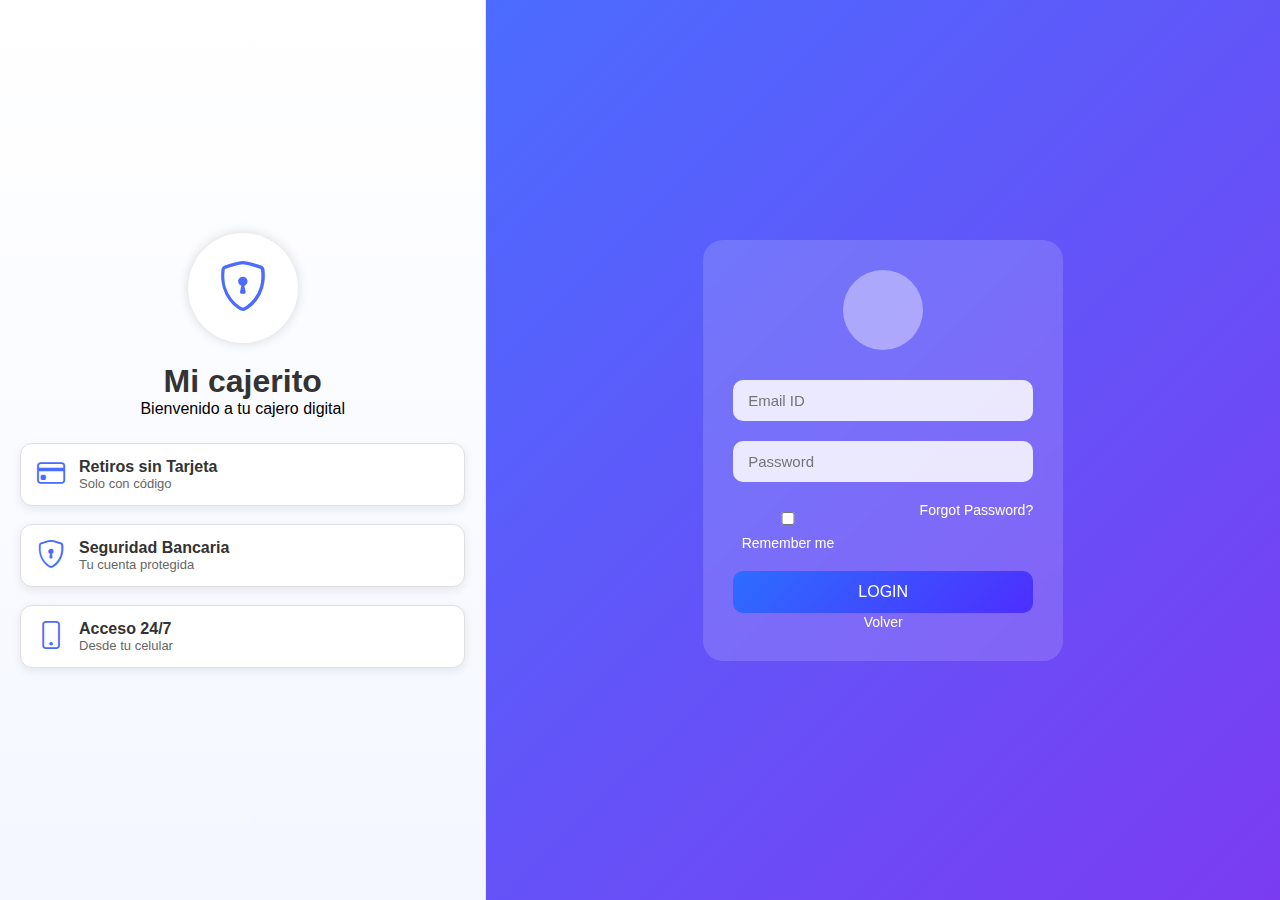
<file: index1.html>
<!DOCTYPE html>
<html lang="es">

<head>
  <meta charset="UTF-8">
  <meta name="viewport" content="width=device-width, initial-scale=1.0">
  <title>Iniciar Sesión - Mi Cajerito</title>
  <link rel="stylesheet" href="https://cdn.jsdelivr.net/npm/bootstrap-icons@1.11.1/font/bootstrap-icons.css">

  <link rel="stylesheet" href="css/logIn.css">
</head>

<body>
  <div class="sidebar">
    <div class="circle">
        <i class="bi bi-shield-lock"></i>
    </div>

    <h2>Mi cajerito</h2>
    <p class="welcome-text">Bienvenido a tu cajero digital</p>

    <div class="sidebar-features">

      <div class="feature-item">
        <i class="bi bi-credit-card"></i>
        <div>
          <h4>Retiros sin Tarjeta</h4>
          <p>Solo con código</p>
        </div>
      </div>

      <div class="feature-item">
        <i class="bi bi-shield-lock"></i>
        <div>
          <h4>Seguridad Bancaria</h4>
          <p>Tu cuenta protegida</p>
        </div>
      </div>

      <div class="feature-item">
        <i class="bi bi-phone"></i>
        <div>
          <h4>Acceso 24/7</h4>
          <p>Desde tu celular</p>
        </div>
      </div>

    </div>
</div>

    <div class="bg-login">
      <div class="container-form">
        <div class="login-box">

          <div class="profile-icon"></div>

         
          <form id="loginForm">
            <input type="email" id="email" placeholder="Email ID" required>
            <input type="password" id="password" placeholder="Password" required>
            
            <div class="form-options">
              <label>
                <input type="checkbox"> Remember me
              </label>
              <a href="#">Forgot Password?</a>
            </div>

            <button type="submit" class="btn-login">LOGIN</button>
          </form>

          <p><a href="index.html">Volver</a></p>

        </div>
      </div>
    </div>
  </div>
  <script src="js/miScript.js"></script>
</body>


</html>
</file>
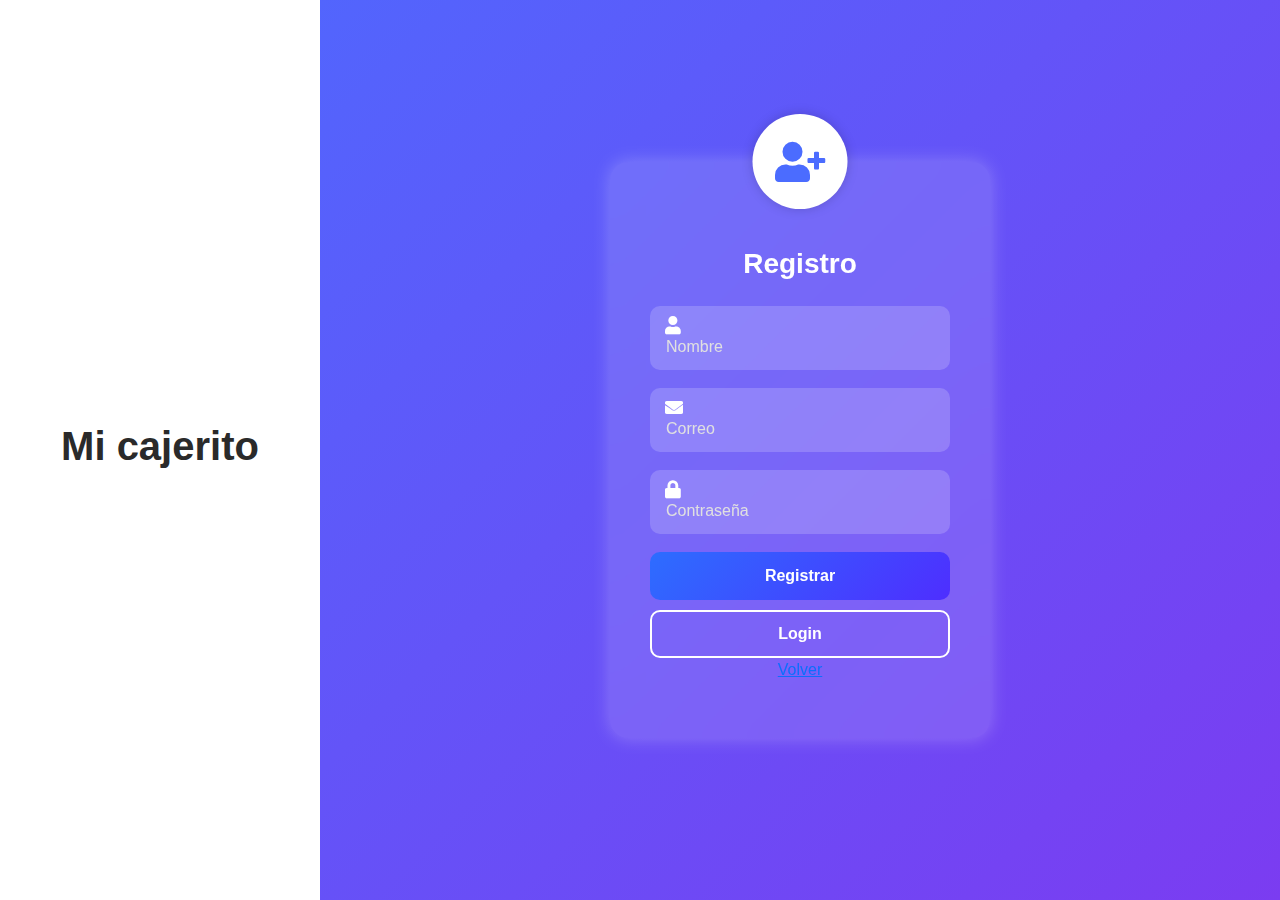
<file: index2.html>
<!DOCTYPE html>
<html lang="es">

<head>
    <meta charset="UTF-8">
    <meta name="viewport" content="width=device-width, initial-scale=1.0">
    <title>Registro - Mi Cajerito</title>

    <link rel="stylesheet" href="css/signIn.css">
    <link href="https://cdn.jsdelivr.net/npm/bootstrap@5.3.8/dist/css/bootstrap.min.css" rel="stylesheet">
    <link rel="stylesheet" href="https://cdnjs.cloudflare.com/ajax/libs/font-awesome/5.15.4/css/all.min.css">

</head>

<body class="bg-login">

    <!-- pt izq -->
    <div class="sidebar">
        <h2>Mi cajerito</h2>
    </div>

    <div class="container-form">

        <div class="login-box">

            <div class="circle-icon">
                <i class="fas fa-user-plus"></i>
            </div>

            <h2 class="titulo-login">Registro</h2>

            <form id="registroForm">

                <div class="input-group">
                    <i class="fas fa-user"></i>
                    <input type="text" id="nombre" placeholder="Nombre" required>
                </div>

                <div class="input-group">
                    <i class="fas fa-envelope"></i>
                    <input type="email" id="correo" placeholder="Correo" required>
                </div>

                <div class="input-group">
                    <i class="fas fa-lock"></i>
                    <input type="password" id="contrasena" placeholder="Contraseña" required>
                </div>

                <div class="form-actions">
                    <button type="submit" class="btn-login btn-success">Registrar</button>
                    <a href="index1.html" class="btn-login-alt">Login</a>
                    <p><a href="index.html">Volver</a></p>
                </div>

            </form>

        </div>

    </div>

    <script src="https://cdn.jsdelivr.net/npm/bootstrap@5.3.8/dist/js/bootstrap.bundle.min.js"></script>
    <script src="js/miScript.js"></script>

</body>

</html>
</file>
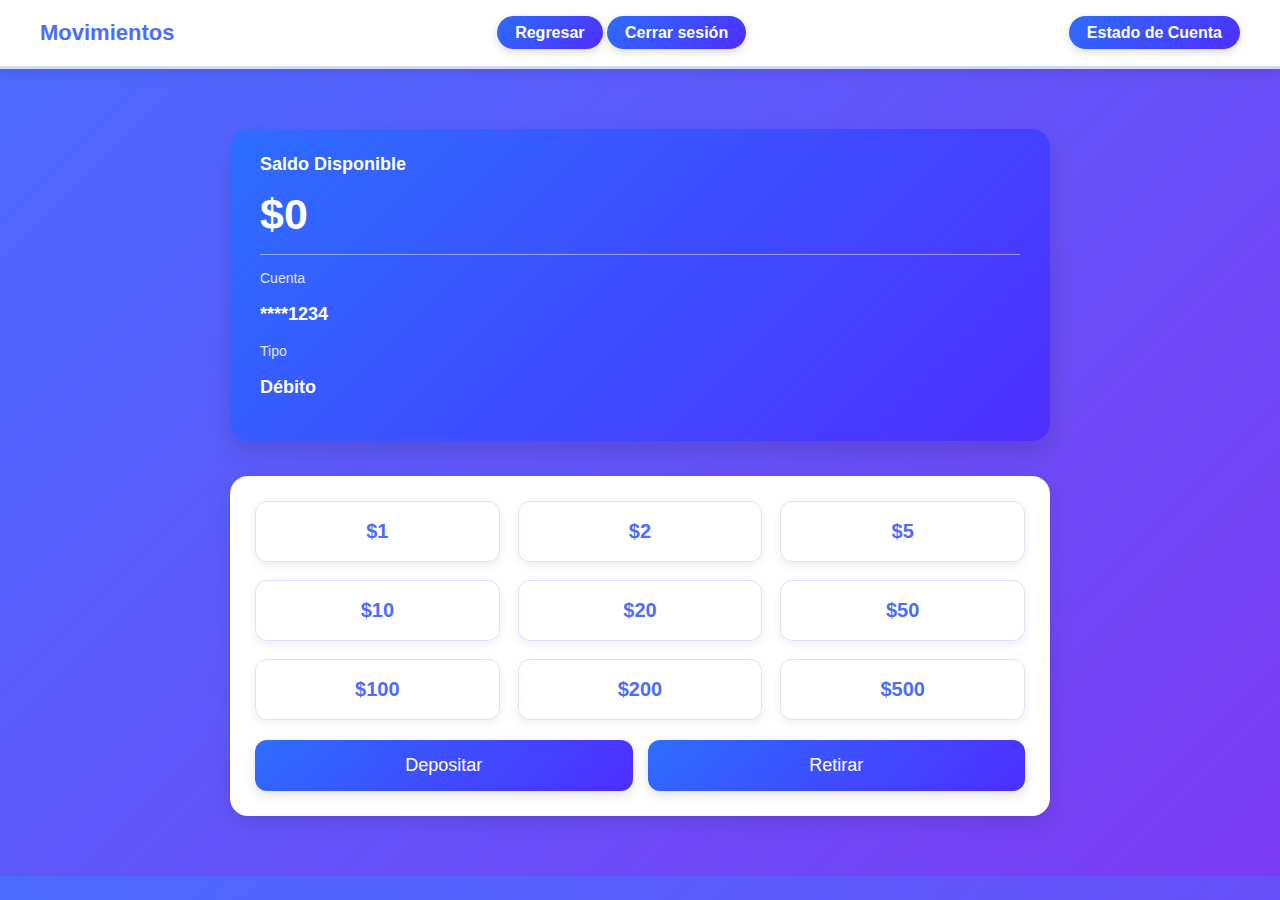
<file: index3.html>
<!DOCTYPE html>
<html lang="es">

<head>
    <meta charset="UTF-8">
    <meta name="viewport" content="width=device-width, initial-scale=1.0">
    <title>Movimientos - Mi Cajerito</title>
    <link rel="stylesheet" href="css/move.css">
</head>

<body class="bg-movimientos">

    <header class="header-mov">
        <div class="d-flex align-items-center">
            <h1>Movimientos</h1>
        </div>

        <div class="header-buttons">
            <a href="index.html" class="btn-volver">Regresar</a>
            <a href="index1.html" class="btn-cerrar">Cerrar sesión</a>
        </div>
        <div>
            <a href="index5.html" class="btn-cerrar">Estado de Cuenta</a>
            
        </div>
    </header>


    <div class="container-movimientos">

        <!-- R E C U A D R O  M O R A D O   S A L D O  -->
        <div class="saldo-box">
            <div class="saldo-header">
                <span>Saldo Disponible</span>
            </div>

            <p id="total" class="saldo-cantidad">$0.00</p>

            <hr class="saldo-linea">

            <div class="saldo-info-row">
                <div>
                    <p class="saldo-info-label">Cuenta</p>
                    <p class="saldo-info-value">****1234</p>
                </div>

                <div>
                    <p class="saldo-info-label">Tipo</p>
                    <p class="saldo-info-value">Débito</p>
                </div>
            </div>
        </div>



        <div class="teclado-billetes-box">

            <div class="contenedor-billetes">
                <div class="billete billete-green" data-valor="1">$1</div>
                <div class="billete billete-green" data-valor="2">$2</div>
                <div class="billete billete-orange" data-valor="5">$5</div>
                <div class="billete billete-red" data-valor="10">$10</div>
                <div class="billete billete-blue" data-valor="20">$20</div>
                <div class="billete billete-lightbrown" data-valor="50">$50</div>
                <div class="billete billete-darkbrown" data-valor="100">$100</div>
                <div class="billete billete-special" data-valor="200">$200</div>
                <div class="billete billete-gray" data-valor="500">$500</div>
            </div>

            <div class="acciones-movimientos">
                <button id="btnDepositar" class="btn-accion btn-depositar">Depositar</button>
                <button id="btnRetirar" class="btn-accion btn-retirar">Retirar</button>
            </div>

        </div>

    </div>

    <script src="js/miScript.js"></script>
</body>

</html>
</file>
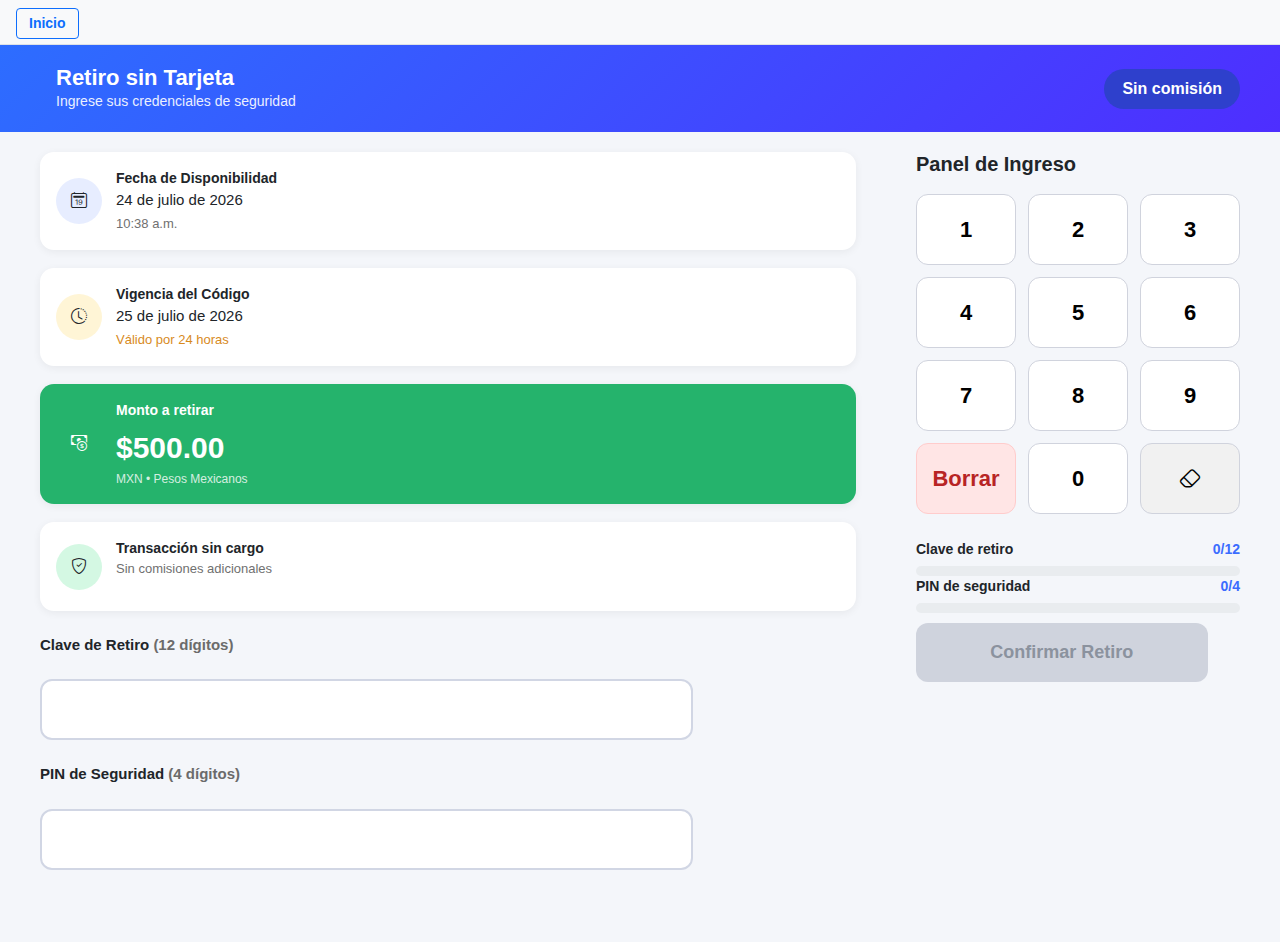
<file: index4.html>
<!DOCTYPE html>
<html lang="es">

<head>
    <meta charset="UTF-8">
    <meta name="viewport" content="width=device-width, initial-scale=1.0">
    <title>Retiro sin Tarjeta</title>
    <link href="https://cdn.jsdelivr.net/npm/bootstrap@5.3.2/dist/css/bootstrap.min.css" rel="stylesheet">
    <link rel="stylesheet" href="https://cdn.jsdelivr.net/npm/bootstrap-icons@1.11.1/font/bootstrap-icons.css">
    <link rel="stylesheet" href="css/retiroStyle.css">

</head>

<body class="retiro-page">

    <!-- N A V B A R   C O N   B O T O N   I N I C I O  -->
    <nav class="navbar navbar-light bg-light border-bottom px-3 py-2">
        <div class="d-flex gap-2">
            <button class="btn btn-outline-primary btn-sm" onclick="window.location.href='index.html'">
                Inicio
            </button>
        </div>
    </nav>

    <!-- H E A D E R  M O R A D O  -->
    <header class="header-superior">
        <div class="d-flex align-items-center">
            <div class="ms-3">
                <h2 class="header-title">Retiro sin Tarjeta</h2>
                <p class="header-subtitle">Ingrese sus credenciales de seguridad</p>
            </div>
        </div>

        <button class="btn btn-success header-button">Sin comisión</button>
    </header>

    <!-- M AIN WRAPPER -->
    <div class="main-wrapper">

        <!-- COLUMNA IZQUIERDA -->
        <div class="left-column">

            <div class="info-card">
                <div class="card-icon blue-icon">
                    <i class="bi bi-calendar2-date"></i>
                </div>

                <div>
                    <p class="card-title">Fecha de Disponibilidad</p>
                    <p class="card-value">
                        <span id="fechaActual"></span><br>
                        <span id="horaActual" class="card-small"></span>
                    </p>
                </div>
            </div>

            <div class="info-card">
                <div class="card-icon yellow-icon">
                    <i class="bi bi-clock-history"></i>
                </div>

                <div>
                    <p class="card-title">Vigencia del Código</p>
                    <p class="card-value">
                        <span id="fechaVigencia"></span><br>
                        <span class="card-small orange">Válido por 24 horas</span>
                    </p>
                </div>
            </div>

            <!-- T A R J E T A  M O N T O  -->
            <div class="info-card green-card">
                <div class="card-icon">
                    <i class="bi bi-cash-coin"></i>
                </div>
                <div>
                    <p class="card-title-white">Monto a retirar</p>
                    <p class="card-money">$500.00</p>
                    <p class="card-money-small">MXN • Pesos Mexicanos</p>
                </div>
            </div>

            <!-- INFO -->
            <div class="info-card">
                <div class="card-icon green-check">
                    <i class="bi bi-shield-check"></i>
                </div>

                <div>
                    <p class="card-title">Transacción sin cargo</p>
                    <p class="card-small">Sin comisiones adicionales</p>
                </div>
            </div>

            <!-- INPUT CLAVE -->
            <p class="input-title">Clave de Retiro <span class="input-small">(12 dígitos)</span></p>
            <input id="claveRetiro" maxlength="12" readonly onclick="seleccionarCampo('clave')" class="input-field">

            <!-- INPUT PIN -->
            <p class="input-title">PIN de Seguridad <span class="input-small">(4 dígitos)</span></p>
            <input id="codigoSeguridad" maxlength="4" readonly onclick="seleccionarCampo('seguridad')"
                class="input-field">

        </div>

        <div class="keyboard-section">

            <h3 class="right-title">Panel de Ingreso</h3>

            <div class="keypad">
                <button class="key-btn" onclick="agregarNumero('1')">1</button>
                <button class="key-btn" onclick="agregarNumero('2')">2</button>
                <button class="key-btn" onclick="agregarNumero('3')">3</button>

                <button class="key-btn" onclick="agregarNumero('4')">4</button>
                <button class="key-btn" onclick="agregarNumero('5')">5</button>
                <button class="key-btn" onclick="agregarNumero('6')">6</button>

                <button class="key-btn" onclick="agregarNumero('7')">7</button>
                <button class="key-btn" onclick="agregarNumero('8')">8</button>
                <button class="key-btn" onclick="agregarNumero('9')">9</button>

                <button class="key-btn red-btn" onclick="borrarNumero()">Borrar</button>
                <button class="key-btn" onclick="agregarNumero('0')">0</button>
                <button class="key-btn gray-btn" onclick="limpiarCampo()">
                    <i class="bi bi-eraser"></i>
                </button>
            </div>

            <!-- B A R R A  C L A V E  -->
            <p class="bar-label">
                Clave de retiro
                <span id="countClave" class="bar-count">0/12</span>
            </p>
            <div class="progress" style="height: 10px;">
                <div id="progClave" class="progress-bar progress-bar-striped progress-bar-animated bg-primary"
                    style="width: 0%"></div>
            </div>

            <!-- B A R R A  P I N -->
            <p class="bar-label">
                PIN de seguridad
                <span id="countPin" class="bar-count">0/4</span>
            </p>
            <div class="progress" style="height: 10px;">
                <div id="progPin" class="progress-bar progress-bar-striped progress-bar-animated bg-primary"
                    style="width: 0%"></div>
            </div>

            <!-- B O T Ó N -->
            <button id="btnRetirar" class="confirm-btn" onclick="realizarRetiro()" disabled>
                Confirmar Retiro
            </button>

        </div>
        
    </div>

    <script src="js/retiro.js"></script>

</body>

</html>
</file>
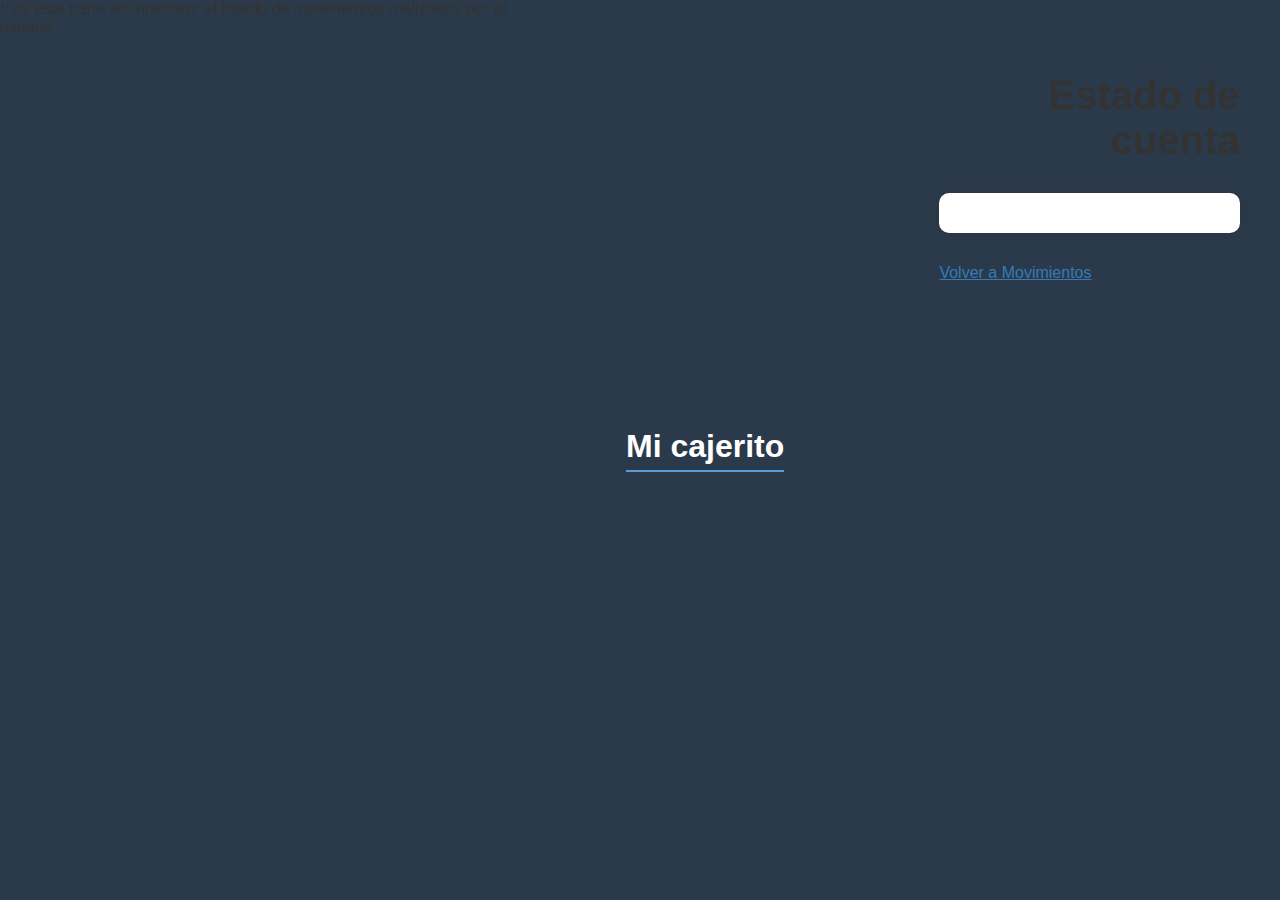
<file: index5.html>
<!DOCTYPE html>
<html lang="es">

<head>
    <meta charset="UTF-8">
    <meta name="viewport" content="width=device-width, initial-scale=1.0">
    <title>Estado de Cuenta - Mi Cajerito</title>
    <link rel="stylesheet" href="css/style.css">
</head>

// es esta parte se mostrarar el listado de movimientos realizados por el usuario

<body class="bg-estadocuenta">
    <div class="sidebar">
        <h2>Mi cajerito</h2>
    </div>
    <div class="container-estadocuenta">
        <h2>Estado de cuenta</h2>
        <div class="movimientos-historial" id="movimientos">
        </div>
        <p><a href="index3.html" class="volver-link">Volver a Movimientos</a></p>
    </div>
    <script src="js/miScript.js"></script>
</body>

</html>
</file>
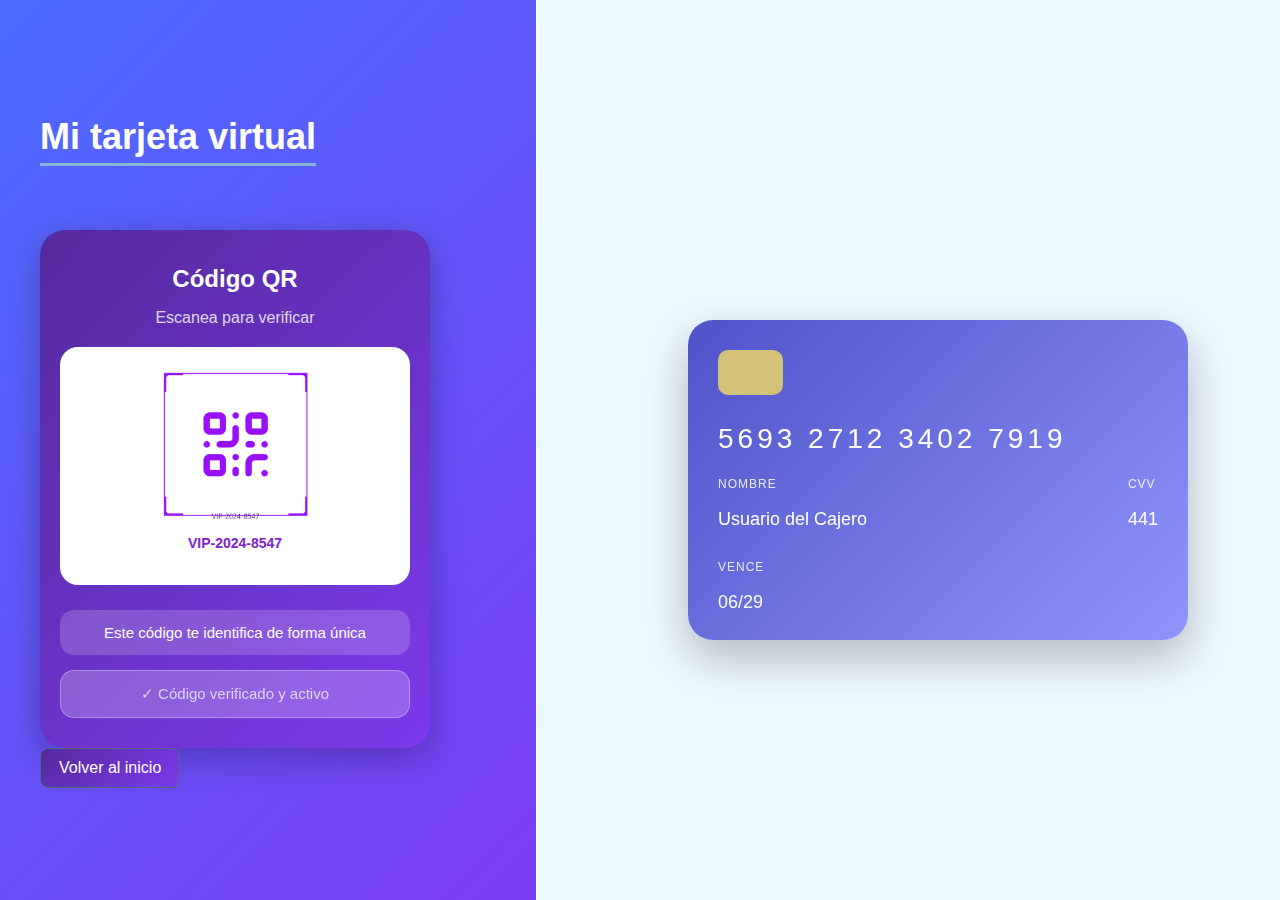
<file: index6.html>
<!DOCTYPE html>
<html lang="es">
<head>
    <meta charset="UTF-8">
    <meta name="viewport" content="width=device-width, initial-scale=1.0">
    <title>Mi tarjeta virtual</title>
    <link rel="stylesheet" href="css/tarjeta.css">
</head>
<body>

<div class="layout">

    <div class="col-izquierda">
        <h1 class="titulo-tarjeta">Mi tarjeta virtual</h1>
        <div class="qr-panel">

    <h2 class="qr-title">Código QR</h2>
    <p class="qr-subtitle">Escanea para verificar</p>

    <div class="qr-box">
        <img src="img/qrFake.png" class="qr-image">
        <p class="qr-id">VIP-2024-8547</p>
    </div>

    <button class="qr-info-btn">Este código te identifica de forma única</button>

    <button class="qr-active-btn">✓ Código verificado y activo</button>

</div>

        <a href="index.html" class="btn-volver">Volver al inicio</a>
    </div>

    <div class="col-derecha">

        <div class="flip-card">
            <div class="flip-card-inner"> <!--Este es el que hace rotar la tarjeta-->

                <div class="flip-card-front">

                    <div class="tarjeta">
                        <div class="chip"></div>

                        <p class="folio" id="folio">#### #### #### ####</p>

                        <div class="fila">
                            <div>
                                <p class="label">NOMBRE</p>
                                <p class="nombre" id="nombreTarjeta">Usuario del Cajero</p>
                            </div>

                            <div>
                                <p class="label">CVV</p>
                                <p class="cvv" id="cvv">###</p>
                            </div>
                        </div>

                        <div class="fila">
                            <div>
                                <p class="label">VENCE</p>
                                <p class="expira" id="expira">MM/YY</p>
                            </div>
                        </div>
                    </div>

                </div>

                <!-- Flips to the back -->
                <div class="flip-card-back">
                    <div class="banda-magnetica"></div>

                    <div class="cuadro-cvv"></div>
                </div>

            </div>
        </div>

    </div>

</div>

<script src="js/miScript.js"></script>

</body>
</html>
</file>
<file: css/logIn.css>
* {
  margin: 0;
  padding: 0;
  box-sizing: border-box;
  font-family: "Segoe UI", Arial, sans-serif;
}

body 
{
  display: flex;
  height: 100vh;
  overflow: hidden;
}


.sidebar {
  width: 38%; /* poquitito menos de la mitad */
  background: linear-gradient(180deg, #ffffff 0%, #f4f7ff 100%);
  display: flex;
  justify-content: center;
  align-items: center;
  flex-direction: column;
  border-right: 1px solid #eaeaea;
}

.sidebar .circle {
  width: 110px;
  height: 110px;
  background: #ffffff;
  border-radius: 50%;
  display: flex;
  justify-content: center;
  align-items: center;
  box-shadow: 0 0 12px rgba(0, 0, 0, 0.15);
  margin-bottom: 20px;
}

.sidebar .circle i {
  font-size: 50px;
  color: #4b6cff;
}

.sidebar h2 {
  font-size: 32px;
  color: #333;
  font-weight: 600;
}

.bg-login {
  width: 62%; 
  background: linear-gradient(135deg, #4b6cff, #7b3cf1);
  display: flex;
  justify-content: center;
  align-items: center;
}

.container-form {
  width: 100%;
  display: flex;
  justify-content: center;
}

.login-box {
  width: 360px;
  padding: 30px;
  background: rgba(255, 255, 255, 0.15);
  border-radius: 20px;
  backdrop-filter: blur(8px);
  text-align: center;
  color: white;
}

.profile-icon   {
  width: 80px;
  height: 80px;
  border-radius: 50%;
  background: rgba(255, 255, 255, 0.4);
  margin: 0 auto 20px;
}

.login-box input
 {
  width: 100%;
  padding: 12px 15px;
  margin: 10px 0;
  border-radius: 10px;
  border: none;
  outline: none;
  font-size: 15px;
  background: rgba(255, 255, 255, 0.85);
}

.form-options{
  display: flex;
  justify-content: space-between;
  margin: 10px 0 20px;
  font-size: 14px;
}

.form-options a 
{
  color: #ffffff;
  text-decoration: none;
}

.form-options a:hover 
{
  text-decoration: underline;
}

.btn-login {
  width: 100%;
  padding: 12px;
  border: none;
  border-radius: 10px;
  font-size: 16px;
  color: white;
  cursor: pointer;/* Manita cursor*/
  background: linear-gradient(135deg, #2d6dff, #4e2eff);
  transition: 0.2s ease-in-out;
}

.btn-login:hover {
  opacity: 0.9;
}

/* "Volver" */
.login-box p a {
  color: white;
  font-size: 14px;
  text-decoration: none;
}

.login-box p a:hover {
  text-decoration: underline;
}

.sidebar-features {
  width: 100%;
  margin-top: 25px;
  padding: 0 20px;
  display: flex;
  flex-direction: column;
  gap: 18px;
}

/*Cada cuadro */
.feature-item {
  display: flex;
  align-items: center;
  gap: 14px;
  background: #ffffff;
  padding: 14px 16px;
  border-radius: 12px;
  border: 1px solid #e0e0e0;
  box-shadow: 0 3px 10px rgba(0,0,0,0.08);
}

/* I -> Icono */
.feature-item i {
  font-size: 28px;
  color: #4b6cff;
}

.feature-item h4 {
  margin: 0;
  font-size: 16px;
  color: #333;
  font-weight: 600;
}

.feature-item p {
  margin: 0;
  font-size: 13px;
  color: #666;
}
</file>
<file: css/signIn.css>
/* -----------------------------------------------------------
   FONDO LOGIN Y REGISTRO (MISMO GRADIENTE)
----------------------------------------------------------- */

body.bg-login,
body.bg-registro {
    margin: 0;
    padding: 0;
    height: 100vh;
    display: flex;
    font-family: Arial, Helvetica, sans-serif;
    background: linear-gradient(135deg, #4b6cff, #7b3cf1); /* MORADO-AZUL CORRECTO */
}


/* -----------------------------------------------------------
   SIDEBAR (IGUAL AL LOGIN ORIGINAL)
----------------------------------------------------------- */

.sidebar {
    width: 25%;
    background:white;
    padding: 40px 20px;
    color: rgb(42, 42, 42);
    display: flex;
    flex-direction: column;
    justify-content: center;
    text-align: center;
}

.sidebar h2 {
    font-size: 40px;
    font-weight: bold;
}


/* -----------------------------------------------------------
   CONTENEDOR DEL FORM
----------------------------------------------------------- */

.container-form {
    width: 75%;
    display: flex;
    justify-content: center;
    align-items: center;
}


/* -----------------------------------------------------------
   CAJA PRINCIPAL (LOGIN Y REGISTRO)
----------------------------------------------------------- */

.login-box,
.registro-box {
    width: 380px;
    background: rgba(255, 255, 255, 0.12);
    padding: 40px;
    border-radius: 18px;
    backdrop-filter: blur(14px);
    box-shadow: 0 0 18px rgba(255, 255, 255, 0.25);
    color: white;
    text-align: center;
    position: relative;
}


/* -----------------------------------------------------------
   ICONO CIRCULAR SUPERIOR (IGUAL PARA LOGIN Y REGISTRO)
----------------------------------------------------------- */

.circle-icon,
.circle {
    width: 95px;
    height: 95px;
    background: white;
    border-radius: 50%;
    display: flex;
    justify-content: center;
    align-items: center;

    position: absolute;
    top: -48px;
    left: 50%;
    transform: translateX(-50%);
    box-shadow: 0 0 12px rgba(0,0,0,0.18);
}

.circle-icon i,
.circle i {
    font-size: 40px;
    color: #4b6cff; /* azul-morado exacto */
}


/* -----------------------------------------------------------
   TÍTULOS (LOGIN Y REGISTRO)
----------------------------------------------------------- */

.titulo-login,
.registro-box h2,
.login-box h2 {
    margin-top: 45px;
    font-size: 28px;
    font-weight: bold;
    margin-bottom: 25px;
}


/* -----------------------------------------------------------
   INPUTS (MISMO ESTILO EN AMBOS)
----------------------------------------------------------- */

.input-group {
    background: rgba(255, 255, 255, 0.18);
    padding: 10px 15px;
    border-radius: 10px;
    margin-bottom: 18px;
    display: flex;
    align-items: center;
}

.input-group i {
    margin-right: 10px;
    font-size: 18px;
    color: white;
}

.input-group input {
    border: none;
    background: transparent;
    outline: none;
    color: white;
    width: 100%;
    font-size: 16px;
}

.input-group input::placeholder {
    color: #e0e0e0;
}


/* -----------------------------------------------------------
   BOTONES LOGIN / REGISTRO
----------------------------------------------------------- */

.btn-login,
.btn-registro {
    width: 100%;
    padding: 12px;
    border-radius: 10px;
    font-size: 16px;
    border: none;

   background: linear-gradient(135deg, #2d6dff, #4e2eff);
    color: white;
    font-weight: bold;
    cursor: pointer;
}

.btn-login:hover,
.btn-registro:hover {
    background-color: #0c0596;
}


/* Botón alternativo (outline blanco) */
.btn-login-alt {
    display: block;
    width: 100%;
    padding: 10px;
    border: 2px solid white;
    border-radius: 10px;
    color: white;
    text-decoration: none;
    font-weight: bold;
    margin-top: 10px;
}

.btn-login-alt:hover {
    background: rgba(255, 255, 255, 0.25);
}
</file>
<file: css/move.css>
/* ======== GENERAL ======== */

.bg-movimientos {
    background: linear-gradient(135deg, #4b6cff, #7b3cf1);
    margin: 0;
    font-family: 'Segoe UI', sans-serif;
    padding-bottom: 40px;
}

/* ======== HEADER ======== */

.header-mov {
    background: #ffffff;
    color: #4b6cff;
    padding: 20px 40px;
    display: flex;
    justify-content: space-between;
    align-items: center;
    border-bottom: 3px solid rgba(75,108,255,0.25);
    box-shadow: 0 4px 12px rgba(0,0,0,0.08);
}

.header-mov h1 {
    font-size: 22px;
    font-weight: 700;
    margin: 0;
}

/* Botones del header */
.header-mov .btn-volver,
.header-mov .btn-cerrar {
    background: linear-gradient(135deg, #2d6dff, #4e2eff);
    color: white;
    padding: 8px 18px;
    border-radius: 20px;
    text-decoration: none;
    font-weight: 600;
    transition: 0.2s;
    box-shadow: 0 3px 10px rgba(0,0,0,0.15);
}

.header-mov .btn-volver:hover,
.header-mov .btn-cerrar:hover {
    opacity: 0.85;
}

/* ======== CONTENEDOR GENERAL ======== */

.container-movimientos {
    max-width: 820px;
    margin: 40px auto;
    padding: 20px;
}

/* ======== SALDO ======== */

.saldo-box {
    background: linear-gradient(135deg, #2d6dff, #4e2eff);
    color: white;
    padding: 25px 30px;
    border-radius: 18px;
    box-shadow: 0 10px 25px rgba(0,0,0,0.12);
    margin-bottom: 35px;
}

.saldo-header {
    font-size: 18px;
    font-weight: 600;
}

.saldo-cantidad {
    font-size: 43px;
    font-weight: 800;
    margin: 15px 0;
}

.saldo-linea {
    border: none;
    border-top: 1px solid rgba(255,255,255,0.45);
    margin: 15px 0;
}

.saldo-info-label {
    font-size: 14px;
    opacity: 0.85;
}

.saldo-info-value {
    font-size: 18px;
    font-weight: 700;
}

/* ======== TECLADO/BILLETES ======== */

.teclado-billetes-box {
    background: #ffffff;
    padding: 25px;
    border-radius: 18px;
    box-shadow: 0 6px 20px rgba(0,0,0,0.1);
}

.contenedor-billetes {
    display: grid;
    grid-template-columns: repeat(3, 1fr);
    gap: 18px;
}

.billete {
    padding: 18px;
    text-align: center;
    font-weight: bold;
    font-size: 20px;
    border-radius: 12px;
    cursor: pointer;
    background: rgba(255,255,255,0.9);
    color: #4b6cff;
    border: 1px solid #dbe2ff;
    transition: 0.25s ease;
    box-shadow: 0 3px 10px rgba(0,0,0,0.07);
}

.billete:hover {
    transform: scale(1.05);
    background: rgba(255,255,255,1);
    box-shadow: 0 4px 14px rgba(0,0,0,0.12);
}

/* ======== BOTONES DE ACCIONES ======== */

.acciones-movimientos {
    display: flex;
    justify-content: space-between;
    gap: 15px;
    margin-top: 20px;
}

.btn-accion {
    flex: 1;
    padding: 15px;
    font-size: 18px;
    border: none;
    border-radius: 12px;
    cursor: pointer;
    transition: 0.2s;
    color: white;
    background: linear-gradient(135deg, #2d6dff, #4e2eff);
    box-shadow: 0 4px 12px rgba(0,0,0,0.12);
}

.btn-accion:hover {
    opacity: 0.85;
}

/* ======== RESPONSIVO ======== */

html, body {
    margin: 0 !important;
    padding: 0 !important;
    overflow-x: hidden !important;
}

/* Tablets y celulares grandes */
@media (max-width: 900px) {
    .container-movimientos {
        padding: 10px;
        margin: 20px auto;
    }
}

/* Celulares medianos */
@media (max-width: 650px) {

    .header-mov {
        flex-direction: column;
        text-align: center;
        gap: 10px;
        padding: 15px 20px;
    }

    .saldo-cantidad {
        font-size: 32px;
    }

    .contenedor-billetes {
        grid-template-columns: repeat(2, 1fr);
    }

    .btn-accion {
        font-size: 16px;
        padding: 12px;
    }
}

/* Celulares pequeños */
@media (max-width: 430px) {

    .header-mov h1 {
        font-size: 18px;
    }

    .header-mov .btn-volver,
    .header-mov .btn-cerrar {
        padding: 6px 15px;
        font-size: 13px;
    }

    .saldo-cantidad {
        font-size: 28px;
    }

    .contenedor-billetes {
        grid-template-columns: 1fr;
    }

    .billete {
        font-size: 18px;
        padding: 14px;
    }

    .acciones-movimientos {
        flex-direction: column;
    }
}
</file>
<file: css/retiroStyle.css>
/* ------------------ R E T I R O   S I N   T A R J E T A --------------------*/
/* =========================================================
   ESTILOS GENERALES DEL DISEÑO (Solo para esta página)
   ========================================================= */
.retiro-page {
    background: #f4f6fa;
    font-family: "Inter", Arial, sans-serif;
    margin: 0;
    padding: 0;
}

/* CONTENEDOR PRINCIPAL DE TODO EL DISEÑO */
.retiro-page .main-wrapper {
    display: flex;
    width: 100%;
    height: calc(100vh - 90px);
    padding: 20px 40px;
    box-sizing: border-box;
    gap: 40px;
}


/* =========================================================
   HEADER AZUL SUPERIOR (solo afecta a ESTA pantalla)
   ========================================================= */
.retiro-page .header-superior {
    background: linear-gradient(135deg, #2d6dff, #4e2eff);
    color: white;
    padding: 20px 40px;
    display: flex;
    justify-content: space-between;
    align-items: center;
    width: 100%;            /* FIX: asegurar que ocupa todo el ancho */
    box-sizing: border-box;
}

.retiro-page .header-icon {
    width: 40px;
}

.retiro-page .header-title {
    font-size: 22px;
    font-weight: 700;
    margin: 0;
}

.retiro-page .header-subtitle {
    font-size: 14px;
    opacity: 0.9;
    margin: 0;
}

.retiro-page .header-button {
    background: #2e40cc !important;
    border: none !important;
    padding: 8px 18px;
    border-radius: 20px;
    font-weight: 600;
}


/* PT.  COLUMNA IZQUIERDA ( T A R J E T A S  B L A N C A S ) */
.retiro-page .left-column {
    flex: 1;
    display: flex;
    flex-direction: column;
    gap: 18px;
    padding-right: 20px;
}

/* TARJETAS BLANCAS */
.retiro-page .info-card {
    background: white;
    padding: 16px;
    border-radius: 14px;
    box-shadow: 0 2px 8px rgba(0,0,0,0.06);
    display: flex;
    gap: 14px;
    align-items: center;
}

/* ICONO REDONDO */
.retiro-page .card-icon {
    width: 46px;
    height: 46px;
    border-radius: 50%;
    display: flex;
    justify-content: center;
    align-items: center;
}

.retiro-page .card-icon img {
    width: 26px;
}

/* Iconos colores */
.retiro-page .blue-icon { background: #e7edff; }
.retiro-page .yellow-icon { background: #fff5d6; }
.retiro-page .green-check { background: #d4f8e3; }

/* card title: Fecha de... */
.retiro-page .card-title {
    font-size: 14px;
    font-weight: 600;
    margin: 0;
}

.retiro-page .card-value {
    font-size: 15px;
    margin: 0;
}

.retiro-page .card-small {
    font-size: 13px;
    color: #707070;
}

.retiro-page .orange {
    color: #d88a1d;
}

<!--
.retiro-page .green-card { 
    background: #25b36c;
    color: white;
}

.retiro-page .card-money {
    font-size: 30px;
    font-weight: 800;
    margin: 0;
}

.retiro-page .card-money-small {
    font-size: 12px;
    margin: 0;
    opacity: 0.8;
}

.retiro-page .card-title-white {
    font-size: 14px;
    font-weight: 600;
    margin: 0 0 4px 0;
}

.retiro-page .input-title {
    font-weight: 600;
    font-size: 15px;
    margin: 5px 0;
}

.retiro-page .input-small {
    color: #6b6b6b;
}

.retiro-page .input-field {
    width: 80%;
    padding: 12px;
    border: 2px solid #d1d6e4;
    border-radius: 12px;
    font-size: 22px;
    letter-spacing: 4px;
    background: white;
}

.retiro-page .input-field:focus {
    border-color: #3b6cff;
    outline: none;
}

/*Rayita vertical, medio*/
.retiro-page .vertical-divider {
    width: 2px;
    background: #e2e4ea;
}

.retiro-page .right-column {
    flex: 1;
    padding-left: 20px;
    display: flex;
    flex-direction: column;
}

.retiro-page .right-title {
    font-size: 20px;
    font-weight: 700;
    margin-bottom: 18px;
}


/* T E C L A D O O O O O O */
.retiro-page .keypad {
    display: grid;
    grid-template-columns: repeat(3, 100px);
    grid-gap: 12px;
    margin-bottom: 25px;
}

.retiro-page .key-btn {
    background: white;
    border: 1px solid #d0d3dd;
    padding: 18px 0;
    border-radius: 12px;
    font-size: 22px;
    font-weight: 600;
    transition: 0.2s;
}

.retiro-page .key-btn:hover {
    background: #eef2ff;
    border-color: #3b6cff;
}

/* Boton red */
.retiro-page .red-btn {
    background: #ffe5e5 !important;
    color: #b82424 !important;
    border-color: #ffcccc !important;
}

.retiro-page .red-btn:hover {
    background: #ffd5d5 !important;
}

/* Boton grey */
.retiro-page .gray-btn {
    background: #f1f1f1 !important;
}


/* B A R R A S  D E  P R O G R E S O */
.retiro-page .bar-label {
    font-size: 14px;
    font-weight: 600;
    margin: 0 0 6px 0;
}

/*bar fill colour*/
.retiro-page .bar-count {
    float: right;
    color: #3b6cff;
    font-weight: 600;
}

.retiro-page .progress-bar-wrapper {
    width: 100%;
    height: 10px;
    background: #e4e7f1;
    border-radius: 10px;
    overflow: hidden;
    margin-bottom: 18px;
}

.retiro-page .progress-bar-fill {
    height: 100%;
    width: 0%;
    background: #3b6cff;
    transition: width 0.3s ease;
}

.retiro-page .confirm-btn {
    width: 90%;
    padding: 16px;
    background: #cfd3dd;
    border: none;
    border-radius: 12px;
    font-size: 18px;
    font-weight: 700;
    color: #8b929e;
    cursor: not-allowed;
    margin-top: 10px;
    transition: 0.2s ease;
}

.retiro-page .confirm-btn.activo {
    background: #2ecc71 !important;
    color: white !important;
    cursor: pointer !important;
    box-shadow: 0px 4px 12px rgba(46,204,113,0.45);
}

  
.navbar {
    height: 45px;
}

.navbar .btn-sm {
    padding: 4px 12px !important;
    font-weight: 600;
}
</file>
<file: css/tarjeta.css>
/* -------------------   T A R J E T A      D I G I T A L ------------------- */
body {
    margin: 0;
    background: #ecf9ff;
    font-family: 'Segoe UI', sans-serif;
    color: white;
}

/* Layout general */
.layout {
    display: flex;
    height: 100vh;
}

/* Columna izquierda */
.col-izquierda {
    width: 40%;
    background: linear-gradient(135deg,#4b6cff, #7b3cf1);
    display: flex;
    flex-direction: column;    
    justify-content: center;     
    align-items: flex-start;     
    padding-left: 40px;          
}

.titulo-tarjeta {
    font-size: 36px;
    font-weight: bold;
    border-bottom: 3px solid #87b5d9;
    padding-bottom: 5px;
}

/* Columna derecha */
.col-derecha {
    width: 60%;
    display: flex;
    justify-content: center;
    align-items: center;
}

/* Tarjeta más grande */
.tarjeta {
    width: 440px;
    height: 260px;
    background: linear-gradient(135deg, #4e54c8, #8f94fb);
    border-radius: 25px;
    padding: 30px;
    color: white;
    box-shadow: 0 18px 45px rgba(0,0,0,0.25);
}

/* Chip */
.chip {
    width: 65px;
    height: 45px;
    background: #d4c27a;
    border-radius: 10px;
    margin-bottom: 20px;
}

/* Folio */
.folio {
    font-size: 28px;
    letter-spacing: 4px;
    margin-bottom: 10px;
}

.label {
    font-size: 12px;
    opacity: 0.85;
    margin-bottom: 3px;
    letter-spacing: 1px;
}

.nombre, .cvv, .expira {
    font-size: 18px;
}

.fila {
    display: flex;
    justify-content: space-between;
    margin-bottom: 0px;
}

/* --------- TARJETA QUE GIRA --------- link base: https://www.w3schools.com/howto/howto_css_flip_card.asp */

.flip-card {
    width: 440px;
    height: 260px;
    perspective: 1000px; /*le da profundidad 3D, 1000 porque entre valores mas bajos hace que se vea que gira mas fuerte/
    cursor: pointer; /*PARA QUE SE SEPA QUE SE PUEDE GIRAR (cursor MANITA)*/
}

.flip-card-inner {
    width: 100%;
    height: 100%;
    position: relative;
    transition: transform 0.7s;
    transform-style: preserve-3d;
}

.flip-card.girada .flip-card-inner {
    transform: rotateY(180deg); /*Rota 180 degrees en Y*/
}

.flip-card-front,
.flip-card-back {
    position: absolute;
    width: 100%;
    height: 100%;
    border-radius: 25px;
    backface-visibility: hidden;
}

.flip-card-front .tarjeta {
    width: 100%;
    height: 100%;
}

.flip-card-back {
    background: linear-gradient(135deg, #4e54c8, #8f94fb);
    transform: rotateY(180deg);
    display: flex;
    flex-direction: column;
    padding: 20px;
}

/* Bandita negra magnetica */
.banda-magnetica {
    margin-top: 10px;
    width: 100%;
    height: 50px;
    background: black;
    border-radius: 4px;
}

/* Cuadro blanco (no me acuerdo como se llama) */
.cuadro-cvv {
    margin-top: 30px;
    width: 70%;
    height: 45px;
    background: white;
    border-radius: 5px;
}

/* Botón de volver..... */
.btn-volver {
    display: inline-block;
    margin-bottom: 20px;
    padding: 10px 18px;
    background: linear-gradient(135deg, #542a9c, #7c3aed);
    color: #ffffff;
    text-decoration: none;
    font-size: 16px;
    border-radius: 8px;
    border: 1px solid #4f6a82;
    transition: 0.2s;
}

.btn-volver:hover {
    background: linear-gradient(135deg,#2d6dff, #4e2eff);
    color: white;
    border-color: #7aa9d6;
}

/*P A R T E  D E  Q R */


.qr-panel {
    margin-top: 40px;
    background: linear-gradient(135deg, #542a9c, #7c3aed);
    width: 350px;
    padding: 30px 20px;
    border-radius: 25px;
    color: white;
    box-shadow: 0 10px 35px rgba(0,0,0,0.25);
}


/* Títulos */
.qr-title {
    text-align: center;
    margin: 5px 0;
    font-size: 24px;
}

.qr-subtitle {
    text-align: center;
    opacity: 0.8;
    margin-bottom: 20px;
}

/* Caja del QR */
.qr-box {
    background: white;
    padding: 20px;
    border-radius: 18px;
    text-align: center;
    margin-bottom: 25px;
}

.qr-image {
    width: 50%;
}

/* ID bajo el código */
.qr-id {
    margin-top: 10px;
    font-size: 14px;
    color: #7e22ce;
    font-weight: bold;
}

/* Botón gris */
.qr-info-btn {
    width: 100%;
    padding: 14px;
    background: rgba(255,255,255,0.18);
    border: none;
    border-radius: 14px;
    color: white;
    font-size: 15px;
    margin-bottom: 15px;
}

/* Botón morado */
.qr-active-btn {
    width: 100%;
    padding: 14px;
    background: rgba(255,255,255,0.22);
    backdrop-filter: blur(3px);
    border: 1px solid rgba(255,255,255,0.3);
    border-radius: 14px;
    color: #dcd5ff;
    font-size: 15px;
}
</file>
<file: css/style.css>
/* Estilos Globales y Reset Básico */
body {
    font-family: Arial, sans-serif;
    margin: 0;
    padding: 0;
    color: #333;
    display: flex;
    min-height: 100vh;
    box-sizing: border-box;
}

/* ------------------- COLORES DE FONDO ------------------- */
.bg-black-gradient {
    /* index.html */
    background: linear-gradient(to right, black, white);
    color: white;
}

.bg-login {
    /* login.html */
    background-color: #2b3a4a;
    /* Fondo azul oscuro del sidebar */
}

.bg-registro {
    /* registro.html */
    background-color: black;
    color: white;
}

.bg-movimientos {
    /* movimientos.html */
    background-color: white;
    color: #333;
}

.bg-estadocuenta {
    /* estadocuenta.html */
    background-color: #2b3a4a;
    /* similar al login para el sidebar */
}

.bg-tarjeta {
    /* tarjetadigital.html */
    background-color: #f7f7f7;
}

/* ------------------- DISEÑO GENERAL (Sidebar) ------------------- */
.sidebar {
    width: 30%;
    background-color: #2b3a4a;
    padding: 20px;
    display: flex;
    flex-direction: column;
    justify-content: center;
    align-items: center;
    color: white;
}

.sidebar h2 {
    font-size: 2em;
    border-bottom: 2px solid #5a9bd4;
    /* Línea de la imagen */
    padding-bottom: 5px;
}

/* ------------------- INDEX.HTML ------------------- */
.container-inicio {
    display: flex;
    flex-direction: column;
    align-items: center;
    justify-content: center;
    width: 100%;
    padding: 20px;
}

.container-inicio h1 {
    font-size: 3em;
    color: white;
    text-align: center;
    margin-bottom: 50px;
}

.imagen-tarjeta img {
    max-width: 200px;
    margin-bottom: 50px;
}

.opciones-inicio {
    display: grid;
    grid-template-columns: 1fr 1fr;
    gap: 20px;
    max-width: 600px;
    width: 100%;
}

.btn-inicio {
    display: block;
    padding: 15px 30px;
    background-color: #1a5e95;
    /* Azul oscuro */
    color: white;
    text-align: center;
    text-decoration: none;
    border-radius: 5px;
    font-size: 1.1em;
    transition: background-color 0.3s;
}

.btn-inicio:hover:not(.disabled) {
    background-color: #2b74b1;
}

.btn-inicio.disabled {
    opacity: 0.5;
    cursor: not-allowed;
}

/* ------------------- LOGIN.HTML ------------------- */
.container-form {
    flex-grow: 1;
    display: flex;
    justify-content: center;
    align-items: center;
}

.login-box {
    background-color: #ffffff;
    padding: 30px;
    border-radius: 10px;
    box-shadow: 0 4px 8px rgba(0, 0, 0, 0.1);
    max-width: 350px;
    width: 100%;
    text-align: center;
}

.profile-icon {
    /* icono de imagen falsa*/
    width: 80px;
    height: 80px;
    background-color: #ccc;
    border-radius: 50%;
    margin: 0 auto 20px;
}

.login-box input[type="email"],
.login-box input[type="password"] {
    width: 100%;
    padding: 10px;
    margin-bottom: 15px;
    border: 1px solid #ddd;
    box-sizing: border-box;
}

.form-options {
    display: flex;
    justify-content: space-between;
    margin-bottom: 20px;
    font-size: 0.9em;
}

.btn-login {
    width: 100%;
    padding: 12px;
    background-color: #337ab7;
    color: white;
    border: none;
    border-radius: 5px;
    cursor: pointer;
    font-size: 1.1em;
    transition: background-color 0.3s;
}

.btn-login:hover {
    background-color: #286090;
}

/* ------------------- MOVIMIENTOS.HTML ------------------- */
.bg-movimientos {
    background-color: white;
    display: block;
    position: relative;
    /* Simula la división con el color azul en la esquina */
}

.sidebar-movimientos {
    width: 100%;
    /* No es un sidebar lateral, sino una sección superior */
    background-color: #337ab7;
    padding: 10px 0;
    color: white;
    text-align: center;
}

.container-movimientos {
    display: flex;
    justify-content: center;
    align-items: center;
    padding: 40px 20px;
    flex-direction: column;
}

.movimientos-box {
    max-width: 600px;
    width: 100%;
    text-align: center;
}

.movimientos-box h2 {
    font-size: 2.5em;
    margin-bottom: 30px;
}

.contenedor-billetes {
    display: grid;
    grid-template-columns: repeat(3, 1fr);
    gap: 10px;
    margin-bottom: 30px;
    padding: 20px;
    border: 1px solid #eee;
    /* Para visualización */
}

.billete {
    padding: 15px 0;
    border-radius: 5px;
    font-weight: bold;
    color: white;
    cursor: pointer;
    transition: opacity 0.2s, transform 0.2s;
}

.billete:hover {
    opacity: 0.8;
    transform: scale(1.02);
}

/* Colores de billetes basados en la imagen */
.billete-green {
    background-color: #79c753;
}

.billete-orange {
    background-color: #f6a655;
}

.billete-red {
    background-color: #e54b4b;
}

.billete-blue {
    background-color: #5d8bd4;
}

.billete-lightbrown {
    background-color: #a08466;
}

.billete-darkbrown {
    background-color: #5e4337;
}

.billete-gray {
    background-color: #8c8c8c;
}

.billete-special {
    background-color: transparent;
    border: 1px solid #999;
    color: #333;
    display: flex;
    justify-content: center;
    align-items: center;
    font-size: 0.8em;
}

.acciones-movimientos {
    display: flex;
    justify-content: center;
    gap: 20px;
    margin-bottom: 30px;
}

.btn-accion {
    padding: 10px 30px;
    color: white;
    border: none;
    border-radius: 5px;
    font-size: 1.1em;
    cursor: pointer;
}

.btn-depositar {
    background-color: #db4473;
}

.btn-retirar {
    background-color: #c93b6f;
}

.total-label {
    font-size: 1.2em;
    font-weight: bold;
    margin-bottom: 5px;
}

.total-display {
    font-size: 2em;
    font-weight: bold;
    margin-bottom: 30px;
}

.btn-estado-cuenta {
    display: inline-block;
    background-color: #3498db;
    /* Azul */
    color: white;
    padding: 10px 20px;
    text-decoration: none;
    border-radius: 5px;
    margin-top: 20px;
}

.volver-link {
    color: #337ab7;
    margin-top: 15px;
    display: inline-block;
}

/* ------------------- ESTADOCUENTA.HTML ------------------- */
.container-estadocuenta {
    flex-grow: 1;
    padding: 40px;
}

.container-estadocuenta h2 {
    font-size: 2.5em;
    text-align: right;
    margin-bottom: 30px;
}

.movimientos-historial {
    background-color: white;
    padding: 20px;
    border-radius: 10px;
    box-shadow: 0 0 10px rgba(0, 0, 0, 0.1);
    max-width: 500px;
    margin-left: auto;
}

.movimiento-item {
    border-bottom: 1px solid #eee;
    padding: 10px 0;
}

.movimiento-item p {
    margin: 0;
    line-height: 1.4;
}

.fecha-movimiento {
    font-size: 0.8em;
    color: #777;
}
</file>
